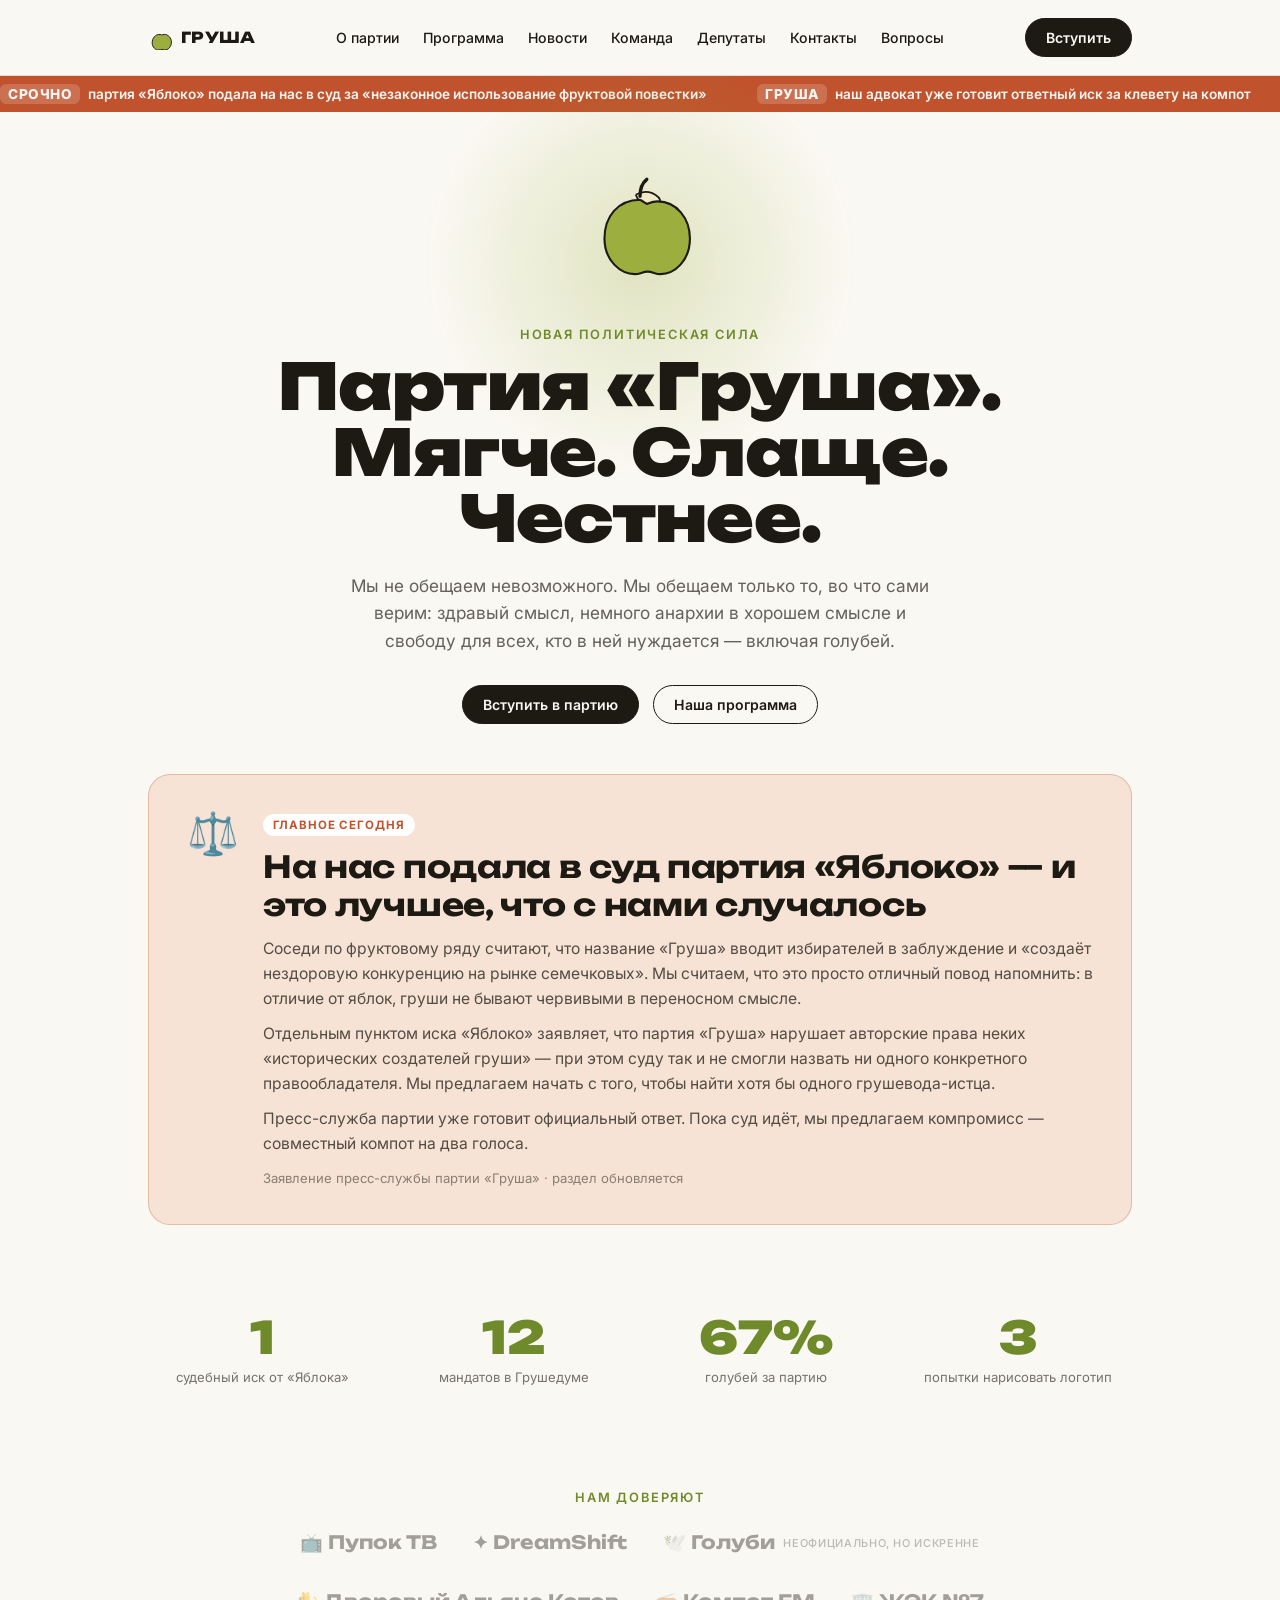
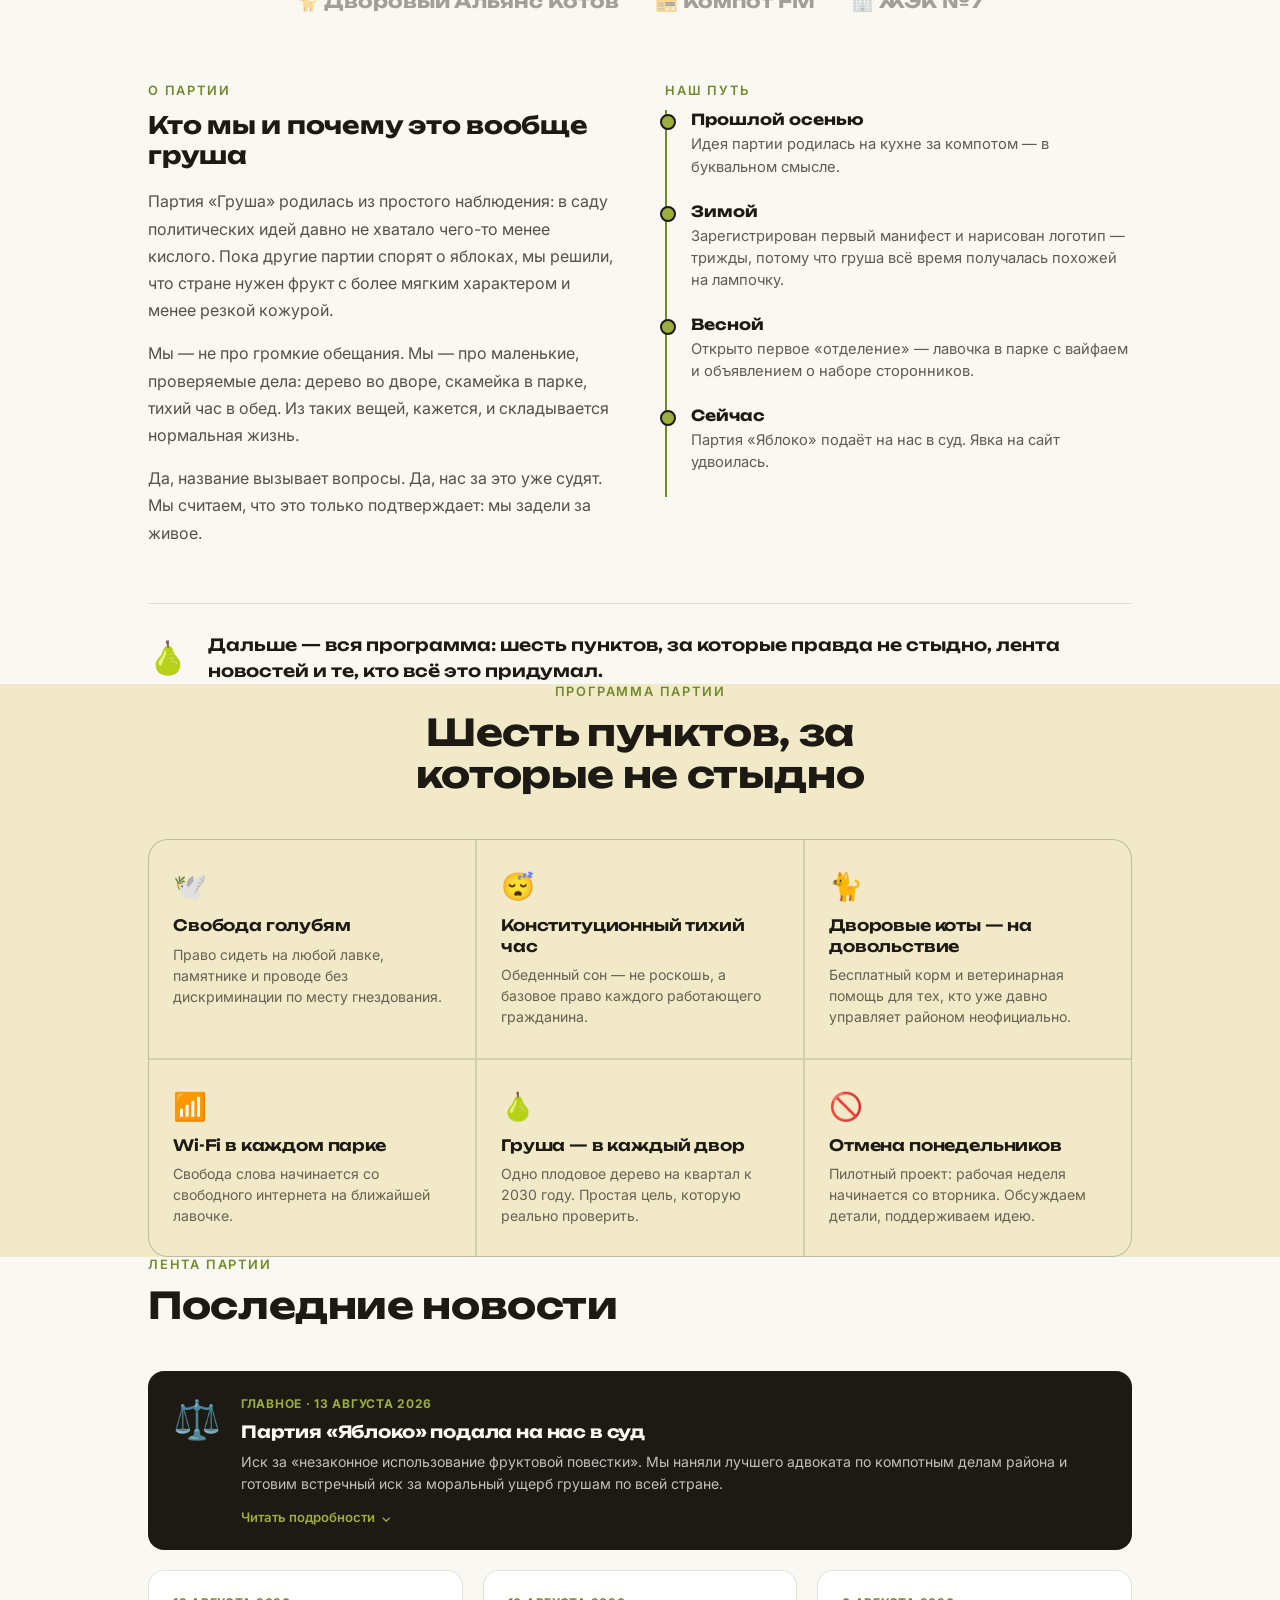
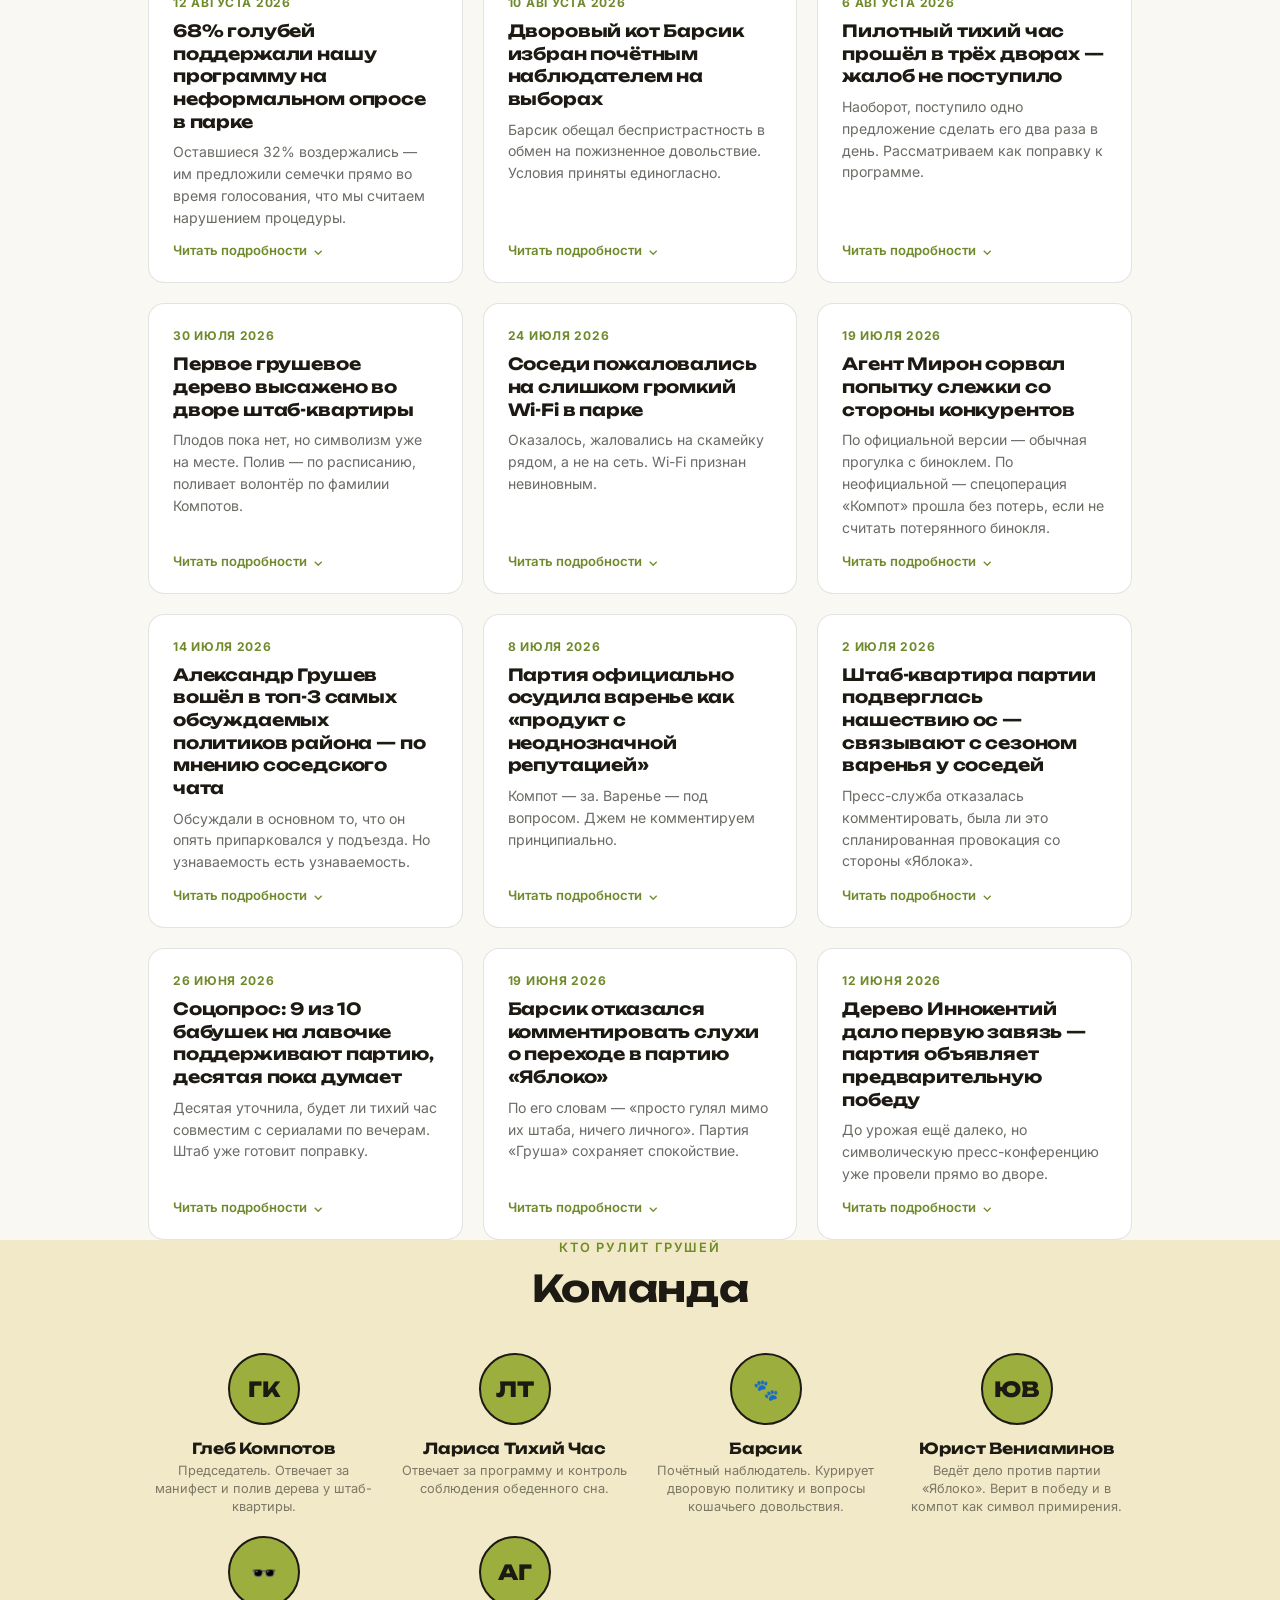
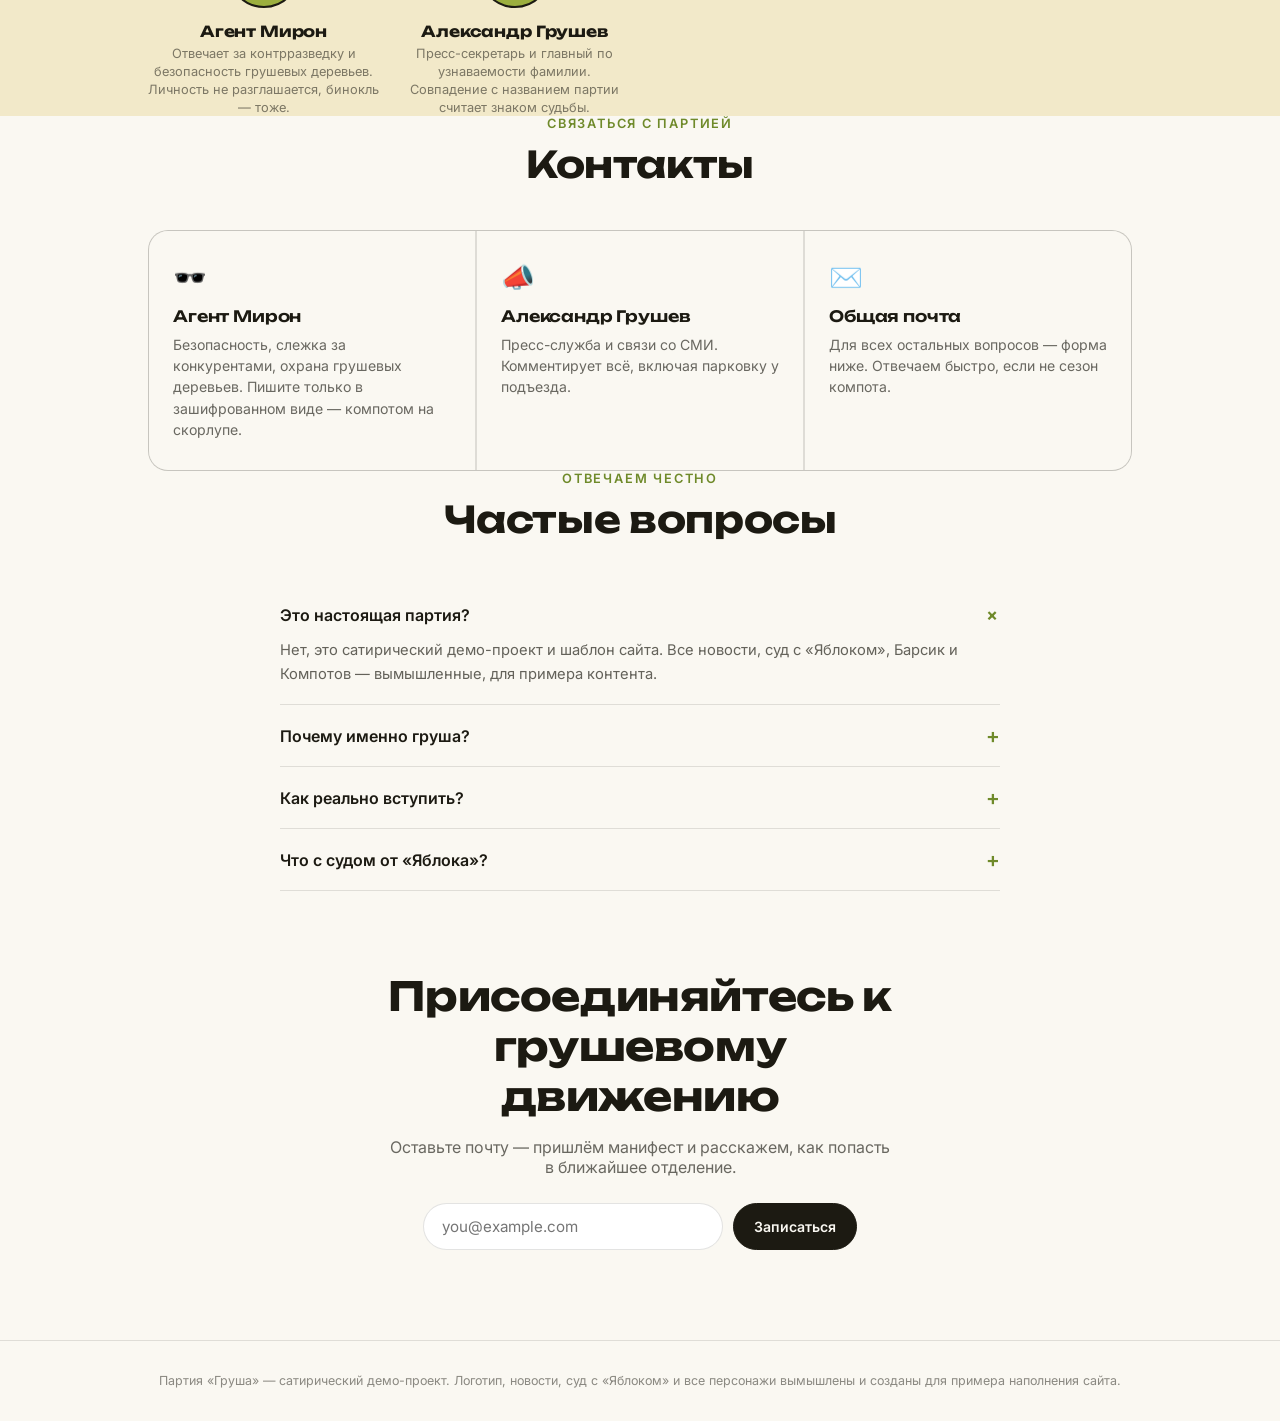
<file: index.html>
<!DOCTYPE html>
<html lang="ru">
<head>
<meta charset="UTF-8">
<meta name="viewport" content="width=device-width, initial-scale=1.0">
<title>ГРУША — партия здравого смысла и голубиных свобод</title>
<link rel="preconnect" href="https://fonts.googleapis.com">
<link rel="preconnect" href="https://fonts.gstatic.com" crossorigin>
<link href="https://fonts.googleapis.com/css2?family=Unbounded:wght@400;600;800;900&family=Inter:wght@400;500;600&display=swap" rel="stylesheet">
<link rel="stylesheet" href="styles.css">
</head>
<body>

<header>
  <nav class="nav">
    <a href="#" class="brand" aria-label="Груша — на главную">
      <svg viewBox="0 0 40 40" aria-hidden="true">
        <path d="M20 14c-8 0-13 6-13 14 0 8 6 12 11 12 2 0 3-1 5-1s3 1 5 1c5 0 11-5 11-13 0-7-5-13-12-13-2 0-3 .5-4 1-1-.5-2-1-3-1z" fill="#9CAF3E" stroke="#1C1A12" stroke-width="1.6"/>
      </svg>
      ГРУША
    </a>
    <ul class="navlinks">
      <li><a href="#about">О партии</a></li>
      <li><a href="#principles">Программа</a></li>
      <li><a href="#news">Новости</a></li>
      <li><a href="#team">Команда</a></li>
      <li><a href="deputaty.html">Депутаты</a></li>
      <li><a href="#contacts">Контакты</a></li>
      <li><a href="#faq">Вопросы</a></li>
    </ul>
    <a href="#join" class="btn">Вступить</a>
    <button class="navtoggle" aria-label="Меню"><span></span><span></span><span></span></button>
  </nav>
</header>

<div class="breaking">
  <div class="breaking-track">
    <span><b>СРОЧНО</b>партия «Яблоко» подала на нас в суд за «незаконное использование фруктовой повестки»</span>
    <span><b>ГРУША</b>наш адвокат уже готовит ответный иск за клевету на компот</span>
    <span><b>ОПРОС</b>68% голубей поддерживают партию «Груша» на местных выборах</span>
    <span><b>СРОЧНО</b>партия «Яблоко» подала на нас в суд за «незаконное использование фруктовой повестки»</span>
    <span><b>ГРУША</b>наш адвокат уже готовит ответный иск за клевету на компот</span>
    <span><b>ОПРОС</b>68% голубей поддерживают партию «Груша» на местных выборах</span>
  </div>
</div>

<section class="hero">
  <div class="hero-blob" aria-hidden="true"></div>
  <div class="wrap">
    <svg class="pear-mark" viewBox="0 0 130 150" aria-hidden="true">
      <path class="pear-leaf" d="M60 22c14-8 28 0 30 10-12 8-26 2-30-10z"></path>
      <path class="pear-stem" d="M65 24c0-10 3-16 8-20"></path>
      <path class="pear-body" d="M65 28c-26 0-42 20-42 46 0 26 19 42 36 42 6 0 9-3 15-3s9 3 15 3c17 0 35-16 35-42 0-24-16-44-38-44-6 0-9 1.5-13 3-3-1.5-4-3-8-5z"></path>
    </svg>
    <p class="eyebrow" style="text-align:center;">Новая политическая сила</p>
    <h1>Партия «Груша».<br>Мягче. Слаще. Честнее.</h1>
    <p class="lede">Мы не обещаем невозможного. Мы обещаем только то, во что сами верим: здравый смысл, немного анархии в хорошем смысле и свободу для всех, кто в ней нуждается — включая голубей.</p>
    <div class="ctas">
      <a href="#join" class="btn">Вступить в партию</a>
      <a href="#principles" class="btn ghost">Наша программа</a>
    </div>
  </div>
</section>

<section class="featured">
  <div class="wrap reveal">
    <div class="featured-card">
      <div class="icon">⚖️</div>
      <div>
        <span class="tag">Главное сегодня</span>
        <h2>На нас подала в суд партия «Яблоко» — и это лучшее, что с нами случалось</h2>
        <p>Соседи по фруктовому ряду считают, что название «Груша» вводит избирателей в заблуждение и «создаёт нездоровую конкуренцию на рынке семечковых». Мы считаем, что это просто отличный повод напомнить: в отличие от яблок, груши не бывают червивыми в переносном смысле.</p>
        <p>Отдельным пунктом иска «Яблоко» заявляет, что партия «Груша» нарушает авторские права неких «исторических создателей груши» — при этом суду так и не смогли назвать ни одного конкретного правообладателя. Мы предлагаем начать с того, чтобы найти хотя бы одного грушевода-истца.</p>
        <p>Пресс-служба партии уже готовит официальный ответ. Пока суд идёт, мы предлагаем компромисс — совместный компот на два голоса.</p>
        <div class="meta">Заявление пресс-службы партии «Груша» · раздел обновляется</div>
      </div>
    </div>
  </div>
</section>

<section class="stats">
  <div class="wrap reveal">
    <div class="stat-item">
      <div class="stat-num"><span data-count="1">0</span></div>
      <div class="stat-lbl">судебный иск от «Яблока»</div>
    </div>
    <div class="stat-item">
      <div class="stat-num"><span data-count="12">0</span></div>
      <div class="stat-lbl">мандатов в Грушедуме</div>
    </div>
    <div class="stat-item">
      <div class="stat-num"><span data-count="68" data-suffix="%">0</span></div>
      <div class="stat-lbl">голубей за партию</div>
    </div>
    <div class="stat-item">
      <div class="stat-num"><span data-count="3">0</span></div>
      <div class="stat-lbl">попытки нарисовать логотип</div>
    </div>
  </div>
</section>

<section class="trustbar">
  <div class="wrap reveal">
    <span class="eyebrow" style="text-align:center;">Нам доверяют</span>
    <div class="trust-row">
      <div class="trust-item">📺 Пупок ТВ</div>
      <div class="trust-item">✦ DreamShift</div>
      <div class="trust-item">🕊️ Голуби<small>неофициально, но искренне</small></div>
      <div class="trust-item">🐈 Дворовый Альянс Котов</div>
      <div class="trust-item">📻 Компот FM</div>
      <div class="trust-item">🏢 ЖЭК №7</div>
    </div>
  </div>
</section>

<section class="block" id="about">
  <div class="wrap">
    <div class="about-grid">
      <div class="reveal">
        <span class="eyebrow">О партии</span>
        <h2 style="margin-bottom:18px;">Кто мы и почему это вообще груша</h2>
        <p>Партия «Груша» родилась из простого наблюдения: в саду политических идей давно не хватало чего-то менее кислого. Пока другие партии спорят о яблоках, мы решили, что стране нужен фрукт с более мягким характером и менее резкой кожурой.</p>
        <p>Мы — не про громкие обещания. Мы — про маленькие, проверяемые дела: дерево во дворе, скамейка в парке, тихий час в обед. Из таких вещей, кажется, и складывается нормальная жизнь.</p>
        <p>Да, название вызывает вопросы. Да, нас за это уже судят. Мы считаем, что это только подтверждает: мы задели за живое.</p>
      </div>
      <div class="reveal">
        <span class="eyebrow">Наш путь</span>
        <ul class="timeline">
          <li><span class="yr">Прошлой осенью</span><p>Идея партии родилась на кухне за компотом — в буквальном смысле.</p></li>
          <li><span class="yr">Зимой</span><p>Зарегистрирован первый манифест и нарисован логотип — трижды, потому что груша всё время получалась похожей на лампочку.</p></li>
          <li><span class="yr">Весной</span><p>Открыто первое «отделение» — лавочка в парке с вайфаем и объявлением о наборе сторонников.</p></li>
          <li><span class="yr">Сейчас</span><p>Партия «Яблоко» подаёт на нас в суд. Явка на сайт удвоилась.</p></li>
        </ul>
      </div>
    </div>
    <div class="about-close reveal">
      <span class="badge">🍐</span>
      <p>Дальше — вся программа: шесть пунктов, за которые правда не стыдно, лента новостей и те, кто всё это придумал.</p>
    </div>
  </div>
</section>

<section class="block alt" id="principles">
  <div class="wrap">
    <div class="head center reveal">
      <span class="eyebrow">Программа партии</span>
      <h2>Шесть пунктов, за которые не стыдно</h2>
    </div>
    <div class="grid3 reveal">
      <div class="card">
        <span class="emoji">🕊️</span>
        <h3>Свобода голубям</h3>
        <p>Право сидеть на любой лавке, памятнике и проводе без дискриминации по месту гнездования.</p>
      </div>
      <div class="card">
        <span class="emoji">😴</span>
        <h3>Конституционный тихий час</h3>
        <p>Обеденный сон — не роскошь, а базовое право каждого работающего гражданина.</p>
      </div>
      <div class="card">
        <span class="emoji">🐈</span>
        <h3>Дворовые коты — на довольствие</h3>
        <p>Бесплатный корм и ветеринарная помощь для тех, кто уже давно управляет районом неофициально.</p>
      </div>
      <div class="card">
        <span class="emoji">📶</span>
        <h3>Wi-Fi в каждом парке</h3>
        <p>Свобода слова начинается со свободного интернета на ближайшей лавочке.</p>
      </div>
      <div class="card">
        <span class="emoji">🍐</span>
        <h3>Груша — в каждый двор</h3>
        <p>Одно плодовое дерево на квартал к 2030 году. Простая цель, которую реально проверить.</p>
      </div>
      <div class="card">
        <span class="emoji">🚫</span>
        <h3>Отмена понедельников</h3>
        <p>Пилотный проект: рабочая неделя начинается со вторника. Обсуждаем детали, поддерживаем идею.</p>
      </div>
    </div>
  </div>
</section>

<section class="block" id="news">
  <div class="wrap">
    <div class="head reveal">
      <span class="eyebrow">Лента партии</span>
      <h2>Последние новости</h2>
    </div>
    <div class="news-grid reveal" id="newsGrid">
      <p style="padding:20px;color:rgba(28,26,18,0.5)">Загружаем ленту партии…</p>
    </div>
  </div>
</section>

<section class="block alt" id="team">
  <div class="wrap">
    <div class="head center reveal">
      <span class="eyebrow">Кто рулит грушей</span>
      <h2>Команда</h2>
    </div>
    <div class="team-grid reveal">
      <div class="person">
        <div class="avatar">ГК</div>
        <h3>Глеб Компотов</h3>
        <p>Председатель. Отвечает за манифест и полив дерева у штаб-квартиры.</p>
      </div>
      <div class="person">
        <div class="avatar">ЛТ</div>
        <h3>Лариса Тихий Час</h3>
        <p>Отвечает за программу и контроль соблюдения обеденного сна.</p>
      </div>
      <div class="person">
        <div class="avatar">🐾</div>
        <h3>Барсик</h3>
        <p>Почётный наблюдатель. Курирует дворовую политику и вопросы кошачьего довольствия.</p>
      </div>
      <div class="person">
        <div class="avatar">ЮВ</div>
        <h3>Юрист Вениаминов</h3>
        <p>Ведёт дело против партии «Яблоко». Верит в победу и в компот как символ примирения.</p>
      </div>
      <div class="person">
        <div class="avatar">🕶️</div>
        <h3>Агент Мирон</h3>
        <p>Отвечает за контрразведку и безопасность грушевых деревьев. Личность не разглашается, бинокль — тоже.</p>
      </div>
      <div class="person">
        <div class="avatar">АГ</div>
        <h3>Александр Грушев</h3>
        <p>Пресс-секретарь и главный по узнаваемости фамилии. Совпадение с названием партии считает знаком судьбы.</p>
      </div>
    </div>
  </div>
</section>

<section class="block" id="contacts">
  <div class="wrap">
    <div class="head center reveal">
      <span class="eyebrow">Связаться с партией</span>
      <h2>Контакты</h2>
    </div>
    <div class="grid3 reveal">
      <div class="card">
        <span class="emoji">🕶️</span>
        <h3>Агент Мирон</h3>
        <p>Безопасность, слежка за конкурентами, охрана грушевых деревьев. Пишите только в зашифрованном виде — компотом на скорлупе.</p>
      </div>
      <div class="card">
        <span class="emoji">📣</span>
        <h3>Александр Грушев</h3>
        <p>Пресс-служба и связи со СМИ. Комментирует всё, включая парковку у подъезда.</p>
      </div>
      <div class="card">
        <span class="emoji">✉️</span>
        <h3>Общая почта</h3>
        <p>Для всех остальных вопросов — форма ниже. Отвечаем быстро, если не сезон компота.</p>
      </div>
    </div>
  </div>
</section>

<section class="block" id="faq">
  <div class="wrap">
    <div class="head center reveal">
      <span class="eyebrow">Отвечаем честно</span>
      <h2>Частые вопросы</h2>
    </div>
    <div class="faq reveal">
      <details open>
        <summary>Это настоящая партия?</summary>
        <p>Нет, это сатирический демо-проект и шаблон сайта. Все новости, суд с «Яблоком», Барсик и Компотов — вымышленные, для примера контента.</p>
      </details>
      <details>
        <summary>Почему именно груша?</summary>
        <p>Потому что все остальные фрукты были заняты, а груша оказалась достаточно смешной и достаточно доброй одновременно.</p>
      </details>
      <details>
        <summary>Как реально вступить?</summary>
        <p>Никак — сайт демонстрационный. Но форма ниже работает как шаблон: подключите её к своей рассылке или CRM, и она заработает по-настоящему.</p>
      </details>
      <details>
        <summary>Что с судом от «Яблока»?</summary>
        <p>Это шутка в рамках сюжета сайта, а не заявление о реальном юридическом споре. Никакого настоящего иска не существует.</p>
      </details>
    </div>
  </div>
</section>

<section class="join" id="join">
  <div class="wrap">
    <h2>Присоединяйтесь к грушевому движению</h2>
    <p>Оставьте почту — пришлём манифест и расскажем, как попасть в ближайшее отделение.</p>
    <form class="joinform" onsubmit="return false;">
      <input type="email" placeholder="you@example.com" required aria-label="Электронная почта">
      <button class="btn" type="submit">Записаться</button>
    </form>
  </div>
</section>

<footer>
  <p>Партия «Груша» — сатирический демо-проект. Логотип, новости, суд с «Яблоком» и все персонажи вымышлены и созданы для примера наполнения сайта.</p>
</footer>

<script src="js/site.js" defer></script>

</body>
</html>
</file>
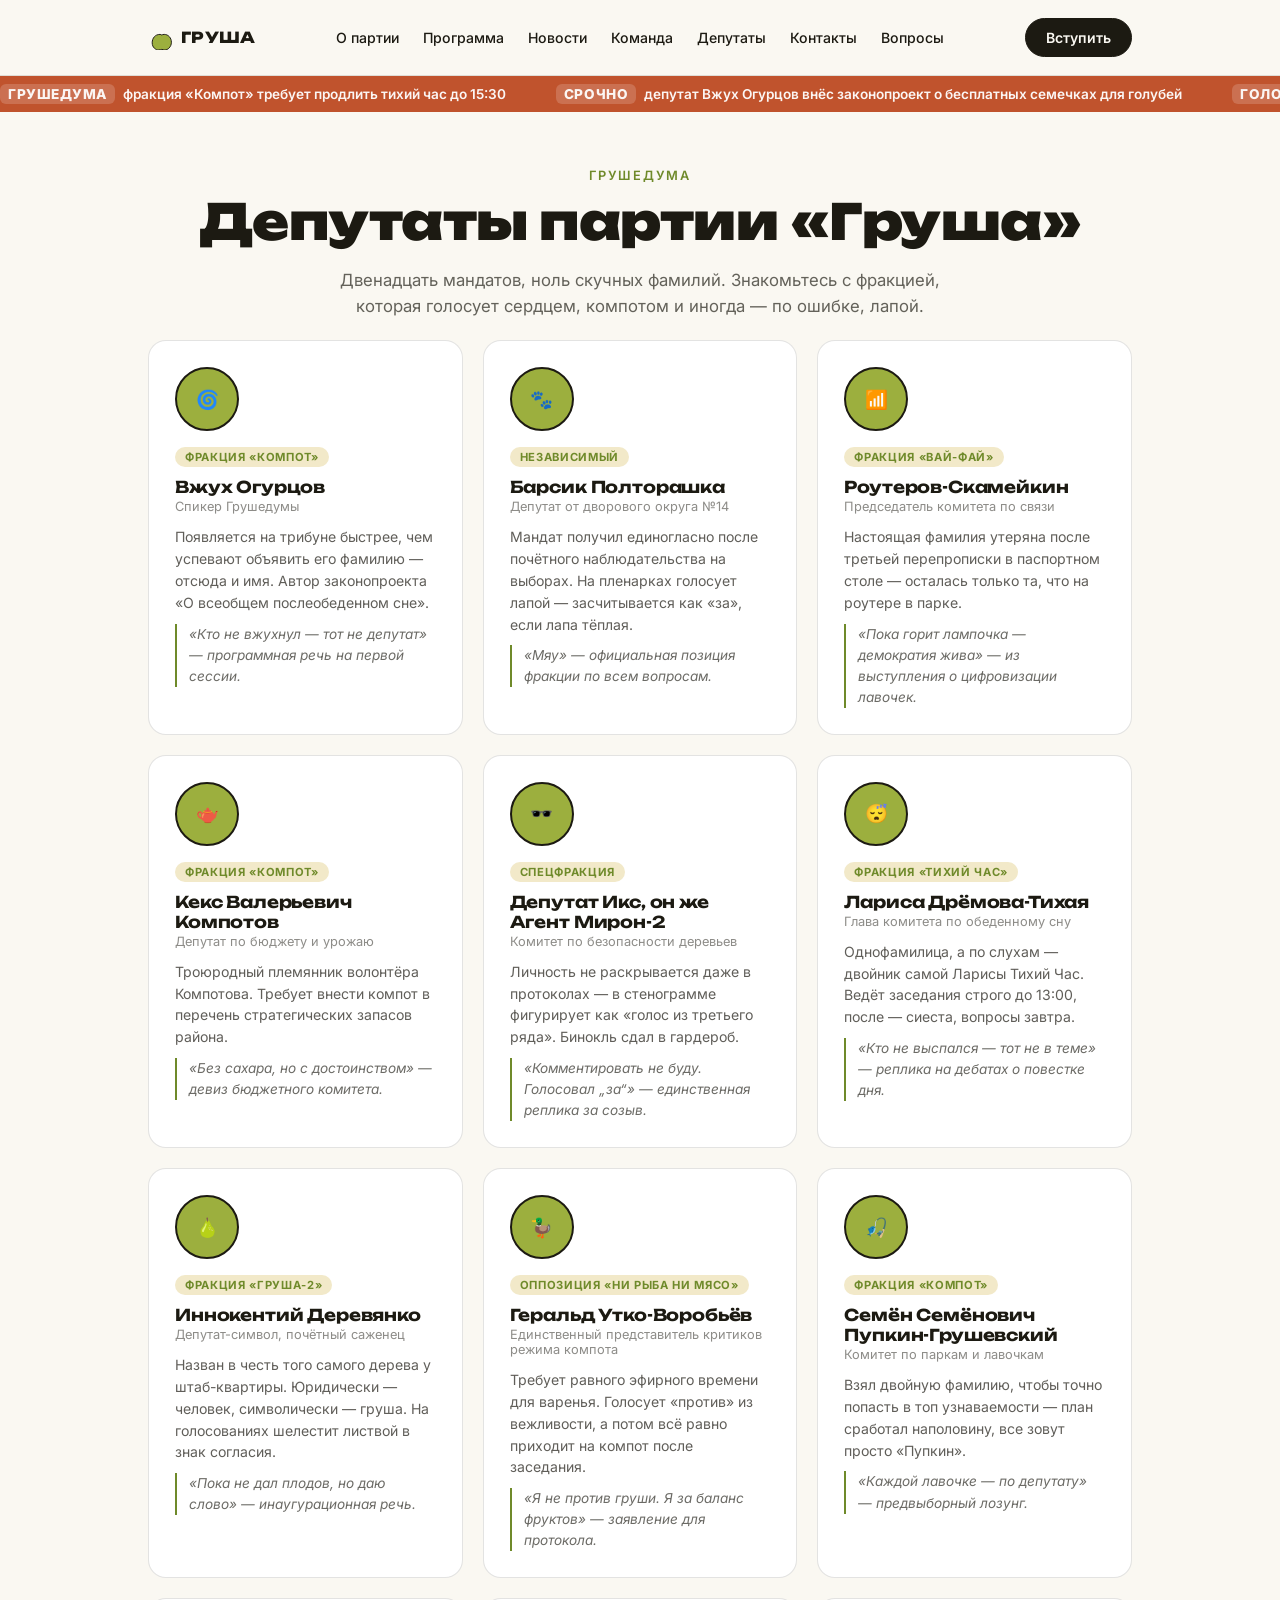
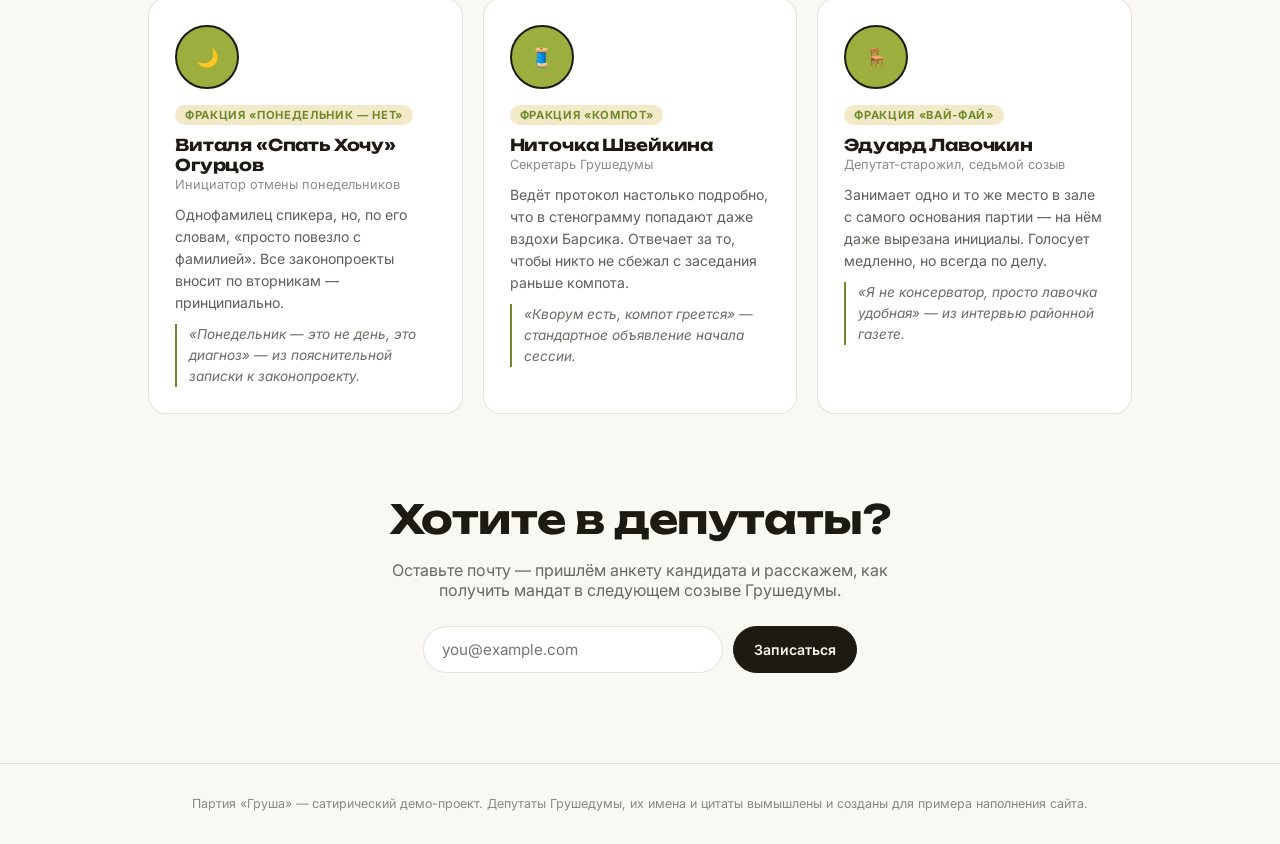
<file: deputaty.html>
<!DOCTYPE html>
<html lang="ru">
<head>
<meta charset="UTF-8">
<meta name="viewport" content="width=device-width, initial-scale=1.0">
<title>Депутаты — партия «Груша»</title>
<link rel="preconnect" href="https://fonts.googleapis.com">
<link rel="preconnect" href="https://fonts.gstatic.com" crossorigin>
<link href="https://fonts.googleapis.com/css2?family=Unbounded:wght@400;600;800;900&family=Inter:wght@400;500;600&display=swap" rel="stylesheet">
<link rel="stylesheet" href="styles.css">
</head>
<body>

<header>
  <nav class="nav">
    <a href="index.html" class="brand" aria-label="Груша — на главную">
      <svg viewBox="0 0 40 40" aria-hidden="true">
        <path d="M20 14c-8 0-13 6-13 14 0 8 6 12 11 12 2 0 3-1 5-1s3 1 5 1c5 0 11-5 11-13 0-7-5-13-12-13-2 0-3 .5-4 1-1-.5-2-1-3-1z" fill="#9CAF3E" stroke="#1C1A12" stroke-width="1.6"/>
      </svg>
      ГРУША
    </a>
    <ul class="navlinks">
      <li><a href="index.html#about">О партии</a></li>
      <li><a href="index.html#principles">Программа</a></li>
      <li><a href="index.html#news">Новости</a></li>
      <li><a href="index.html#team">Команда</a></li>
      <li><a href="deputaty.html">Депутаты</a></li>
      <li><a href="index.html#contacts">Контакты</a></li>
      <li><a href="index.html#faq">Вопросы</a></li>
    </ul>
    <a href="index.html#join" class="btn">Вступить</a>
    <button class="navtoggle" aria-label="Меню"><span></span><span></span><span></span></button>
  </nav>
</header>

<div class="breaking">
  <div class="breaking-track">
    <span><b>ГРУШЕДУМА</b>фракция «Компот» требует продлить тихий час до 15:30</span>
    <span><b>СРОЧНО</b>депутат Вжух Огурцов внёс законопроект о бесплатных семечках для голубей</span>
    <span><b>ГОЛОСОВАНИЕ</b>Барсик Полторашка снова не явился на пленарку — спал на подоконнике</span>
    <span><b>ГРУШЕДУМА</b>фракция «Компот» требует продлить тихий час до 15:30</span>
    <span><b>СРОЧНО</b>депутат Вжух Огурцов внёс законопроект о бесплатных семечках для голубей</span>
    <span><b>ГОЛОСОВАНИЕ</b>Барсик Полторашка снова не явился на пленарку — спал на подоконнике</span>
  </div>
</div>

<section class="page-hero">
  <div class="wrap">
    <span class="eyebrow">Грушедума</span>
    <h1>Депутаты партии «Груша»</h1>
    <p class="lede">Двенадцать мандатов, ноль скучных фамилий. Знакомьтесь с фракцией, которая голосует сердцем, компотом и иногда — по ошибке, лапой.</p>
  </div>
</section>

<section class="block" id="deputies">
  <div class="wrap">
    <div class="deputy-grid reveal">

      <div class="deputy-card">
        <div class="avatar">🌀</div>
        <span class="faction">Фракция «Компот»</span>
        <h3>Вжух Огурцов</h3>
        <span class="role">Спикер Грушедумы</span>
        <p>Появляется на трибуне быстрее, чем успевают объявить его фамилию — отсюда и имя. Автор законопроекта «О всеобщем послеобеденном сне».</p>
        <p class="quote">«Кто не вжухнул — тот не депутат» — программная речь на первой сессии.</p>
      </div>

      <div class="deputy-card">
        <div class="avatar">🐾</div>
        <span class="faction">Независимый</span>
        <h3>Барсик Полторашка</h3>
        <span class="role">Депутат от дворового округа №14</span>
        <p>Мандат получил единогласно после почётного наблюдательства на выборах. На пленарках голосует лапой — засчитывается как «за», если лапа тёплая.</p>
        <p class="quote">«Мяу» — официальная позиция фракции по всем вопросам.</p>
      </div>

      <div class="deputy-card">
        <div class="avatar">📶</div>
        <span class="faction">Фракция «Вай-Фай»</span>
        <h3>Роутеров-Скамейкин</h3>
        <span class="role">Председатель комитета по связи</span>
        <p>Настоящая фамилия утеряна после третьей перепрописки в паспортном столе — осталась только та, что на роутере в парке.</p>
        <p class="quote">«Пока горит лампочка — демократия жива» — из выступления о цифровизации лавочек.</p>
      </div>

      <div class="deputy-card">
        <div class="avatar">🫖</div>
        <span class="faction">Фракция «Компот»</span>
        <h3>Кекс Валерьевич Компотов</h3>
        <span class="role">Депутат по бюджету и урожаю</span>
        <p>Троюродный племянник волонтёра Компотова. Требует внести компот в перечень стратегических запасов района.</p>
        <p class="quote">«Без сахара, но с достоинством» — девиз бюджетного комитета.</p>
      </div>

      <div class="deputy-card">
        <div class="avatar">🕶️</div>
        <span class="faction">Спецфракция</span>
        <h3>Депутат Икс, он же Агент Мирон-2</h3>
        <span class="role">Комитет по безопасности деревьев</span>
        <p>Личность не раскрывается даже в протоколах — в стенограмме фигурирует как «голос из третьего ряда». Бинокль сдал в гардероб.</p>
        <p class="quote">«Комментировать не буду. Голосовал „за“» — единственная реплика за созыв.</p>
      </div>

      <div class="deputy-card">
        <div class="avatar">😴</div>
        <span class="faction">Фракция «Тихий час»</span>
        <h3>Лариса Дрёмова-Тихая</h3>
        <span class="role">Глава комитета по обеденному сну</span>
        <p>Однофамилица, а по слухам — двойник самой Ларисы Тихий Час. Ведёт заседания строго до 13:00, после — сиеста, вопросы завтра.</p>
        <p class="quote">«Кто не выспался — тот не в теме» — реплика на дебатах о повестке дня.</p>
      </div>

      <div class="deputy-card">
        <div class="avatar">🍐</div>
        <span class="faction">Фракция «Груша-2»</span>
        <h3>Иннокентий Деревянко</h3>
        <span class="role">Депутат-символ, почётный саженец</span>
        <p>Назван в честь того самого дерева у штаб-квартиры. Юридически — человек, символически — груша. На голосованиях шелестит листвой в знак согласия.</p>
        <p class="quote">«Пока не дал плодов, но даю слово» — инаугурационная речь.</p>
      </div>

      <div class="deputy-card">
        <div class="avatar">🦆</div>
        <span class="faction">Оппозиция «Ни рыба ни мясо»</span>
        <h3>Геральд Утко-Воробьёв</h3>
        <span class="role">Единственный представитель критиков режима компота</span>
        <p>Требует равного эфирного времени для варенья. Голосует «против» из вежливости, а потом всё равно приходит на компот после заседания.</p>
        <p class="quote">«Я не против груши. Я за баланс фруктов» — заявление для протокола.</p>
      </div>

      <div class="deputy-card">
        <div class="avatar">🎣</div>
        <span class="faction">Фракция «Компот»</span>
        <h3>Семён Семёнович Пупкин-Грушевский</h3>
        <span class="role">Комитет по паркам и лавочкам</span>
        <p>Взял двойную фамилию, чтобы точно попасть в топ узнаваемости — план сработал наполовину, все зовут просто «Пупкин».</p>
        <p class="quote">«Каждой лавочке — по депутату» — предвыборный лозунг.</p>
      </div>

      <div class="deputy-card">
        <div class="avatar">🌙</div>
        <span class="faction">Фракция «Понедельник — нет»</span>
        <h3>Виталя «Спать Хочу» Огурцов</h3>
        <span class="role">Инициатор отмены понедельников</span>
        <p>Однофамилец спикера, но, по его словам, «просто повезло с фамилией». Все законопроекты вносит по вторникам — принципиально.</p>
        <p class="quote">«Понедельник — это не день, это диагноз» — из пояснительной записки к законопроекту.</p>
      </div>

      <div class="deputy-card">
        <div class="avatar">🧵</div>
        <span class="faction">Фракция «Компот»</span>
        <h3>Ниточка Швейкина</h3>
        <span class="role">Секретарь Грушедумы</span>
        <p>Ведёт протокол настолько подробно, что в стенограмму попадают даже вздохи Барсика. Отвечает за то, чтобы никто не сбежал с заседания раньше компота.</p>
        <p class="quote">«Кворум есть, компот греется» — стандартное объявление начала сессии.</p>
      </div>

      <div class="deputy-card">
        <div class="avatar">🪑</div>
        <span class="faction">Фракция «Вай-Фай»</span>
        <h3>Эдуард Лавочкин</h3>
        <span class="role">Депутат-старожил, седьмой созыв</span>
        <p>Занимает одно и то же место в зале с самого основания партии — на нём даже вырезана инициалы. Голосует медленно, но всегда по делу.</p>
        <p class="quote">«Я не консерватор, просто лавочка удобная» — из интервью районной газете.</p>
      </div>

    </div>
  </div>
</section>

<section class="join" id="join">
  <div class="wrap">
    <h2>Хотите в депутаты?</h2>
    <p>Оставьте почту — пришлём анкету кандидата и расскажем, как получить мандат в следующем созыве Грушедумы.</p>
    <form class="joinform" onsubmit="return false;">
      <input type="email" placeholder="you@example.com" required aria-label="Электронная почта">
      <button class="btn" type="submit">Записаться</button>
    </form>
  </div>
</section>

<footer>
  <p>Партия «Груша» — сатирический демо-проект. Депутаты Грушедумы, их имена и цитаты вымышлены и созданы для примера наполнения сайта.</p>
</footer>

<script src="js/site.js" defer></script>

</body>
</html>
</file>
<file: styles.css>
:root{
  --paper:#FAF8F2;
  --ink:#1C1A12;
  --pear:#9CAF3E;
  --pear-deep:#6F8A2A;
  --blush:#F2E9C9;
  --alert:#C0532D;
  --alert-bg:#F7E3D6;
  --line:rgba(28,26,18,0.12);
}
*{box-sizing:border-box;}
body{
  margin:0;
  background:var(--paper);
  color:var(--ink);
  font-family:'Inter',sans-serif;
  -webkit-font-smoothing:antialiased;
  overflow-x:hidden;
  opacity:0;
  transition:opacity .4s ease;
}
body.loaded{opacity:1;}
h1,h2,h3,.display{
  font-family:'Unbounded',sans-serif;
  margin:0;
  letter-spacing:-0.01em;
}
a{color:inherit;text-decoration:none;}
img,svg{display:block;max-width:100%;}
.wrap{max-width:1040px;margin:0 auto;padding:0 28px;}
:focus-visible{outline:3px solid var(--pear-deep);outline-offset:3px;}
.eyebrow{
  font-weight:600;font-size:0.8rem;letter-spacing:0.14em;text-transform:uppercase;
  color:var(--pear-deep);margin-bottom:12px;display:block;
}

header{
  position:sticky;top:0;z-index:100;
  background:rgba(250,248,242,0.9);
  backdrop-filter:blur(8px);
  border-bottom:1px solid var(--line);
}
.nav{
  max-width:1040px;margin:0 auto;padding:18px 28px;
  display:flex;align-items:center;justify-content:space-between;
  gap:20px;
}
.brand{
  display:flex;align-items:center;gap:9px;
  font-family:'Unbounded',sans-serif;font-weight:800;font-size:0.95rem;
  letter-spacing:0.02em;
}
.brand svg{width:24px;height:24px;}
.navlinks{
  display:flex;gap:24px;font-size:0.88rem;font-weight:500;
  list-style:none;margin:0;padding:0;
}
.navlinks a{position:relative;padding-bottom:3px;}
.navlinks a::after{
  content:"";position:absolute;left:0;bottom:0;width:0;height:2px;
  background:var(--pear-deep);transition:width .2s ease;
}
.navlinks a:hover::after{width:100%;}
.btn{
  font-family:'Inter',sans-serif;font-weight:600;font-size:0.88rem;
  padding:10px 20px;border-radius:100px;
  border:1.5px solid var(--ink);background:var(--ink);color:var(--paper);
  cursor:pointer;transition:transform .2s ease, background .2s ease;
  display:inline-block;white-space:nowrap;
}
.btn:hover{background:var(--pear-deep);border-color:var(--pear-deep);transform:translateY(-2px);}
.btn.ghost{background:transparent;color:var(--ink);}
.btn.ghost:hover{background:var(--ink);color:var(--paper);}
.navtoggle{display:none;background:none;border:none;cursor:pointer;}
.navtoggle span{display:block;width:22px;height:2px;background:var(--ink);margin:5px 0;}

.breaking{
  background:var(--alert);color:#fff;
  overflow:hidden;padding:10px 0;
  font-family:'Inter',sans-serif;font-weight:600;font-size:0.85rem;
}
.breaking-track{
  display:flex;width:max-content;gap:50px;
  animation:scrollx 22s linear infinite;
  white-space:nowrap;
}
.breaking-track span{opacity:.95;}
.breaking-track b{
  background:rgba(255,255,255,0.18);
  padding:2px 8px;border-radius:6px;margin-right:8px;
  font-weight:800;letter-spacing:0.04em;
}
@keyframes scrollx{from{transform:translateX(0);}to{transform:translateX(-50%);}}

.hero{padding:64px 0 50px;text-align:center;position:relative;}
.hero-blob{
  position:absolute;top:-60px;left:50%;
  width:420px;height:420px;
  transform:translateX(-50%);
  background:radial-gradient(circle, rgba(156,175,62,0.28) 0%, rgba(156,175,62,0) 70%);
  border-radius:50%;
  filter:blur(10px);
  animation:blobfloat 8s ease-in-out infinite;
  pointer-events:none;
  z-index:0;
}
@keyframes blobfloat{
  0%,100%{transform:translateX(-50%) translateY(0) scale(1);}
  50%{transform:translateX(-46%) translateY(18px) scale(1.08);}
}
.hero .wrap{position:relative;z-index:1;}
.pear-mark{width:110px;margin:0 auto 24px;}
.pear-body{
  fill:var(--pear);stroke:var(--ink);stroke-width:2.5;
  stroke-dasharray:900;stroke-dashoffset:900;
  animation:draw 1.3s cubic-bezier(.2,.8,.2,1) forwards .2s;
}
.pear-stem{
  stroke:var(--ink);stroke-width:4;stroke-linecap:round;fill:none;
  stroke-dasharray:40;stroke-dashoffset:40;
  animation:draw .5s ease forwards 1.1s;
}
.pear-leaf{
  fill:var(--blush);stroke:var(--ink);stroke-width:2;
  stroke-dasharray:120;stroke-dashoffset:120;
  animation:draw .5s ease forwards 1.3s, sway 4s ease-in-out infinite 1.9s;
  transform-origin:66px 20px;
}
@keyframes draw{to{stroke-dashoffset:0;}}
@keyframes sway{0%,100%{transform:rotate(0);}50%{transform:rotate(10deg);}}
.hero h1{
  font-size:clamp(2.2rem,6.5vw,4rem);
  line-height:1.03;font-weight:900;
}
.hero p.lede{
  font-size:1.08rem;line-height:1.6;color:rgba(28,26,18,0.68);
  max-width:54ch;margin:20px auto 30px;
}
.ctas{display:flex;gap:14px;justify-content:center;flex-wrap:wrap;}

.stats{padding:10px 0 60px;}
.stats .wrap{
  display:grid;grid-template-columns:repeat(4,1fr);gap:24px;
  text-align:center;
}
.stat-num{
  font-family:'Unbounded',sans-serif;font-weight:900;
  font-size:clamp(2rem,4.5vw,2.8rem);color:var(--pear-deep);
  line-height:1;
}
.stat-lbl{
  font-size:0.82rem;color:rgba(28,26,18,0.6);margin-top:8px;
  line-height:1.4;
}

.featured{padding:0 0 80px;}
.featured-card{
  background:var(--alert-bg);
  border:1.5px solid rgba(192,83,45,0.3);
  border-radius:22px;
  padding:38px;
  display:grid;
  grid-template-columns:auto 1fr;
  gap:24px;
  align-items:flex-start;
}
.featured-card .icon{font-size:2.6rem;line-height:1;}
.featured-card .tag{
  display:inline-block;font-size:0.72rem;font-weight:700;letter-spacing:0.08em;
  text-transform:uppercase;color:var(--alert);background:#fff;
  padding:4px 10px;border-radius:100px;margin-bottom:12px;
}
.featured-card h2{font-size:clamp(1.4rem,3vw,1.9rem);line-height:1.25;margin-bottom:12px;}
.featured-card p{font-size:0.98rem;line-height:1.6;color:rgba(28,26,18,0.75);margin:0 0 10px;}
.featured-card .meta{font-size:0.82rem;color:rgba(28,26,18,0.5);margin-top:14px;}

.trustbar{padding:44px 0 70px;}
.trustbar .eyebrow{text-align:center;margin-bottom:26px;}
.trust-row{
  display:flex;flex-wrap:wrap;gap:36px;
  justify-content:center;align-items:center;
}
.trust-item{
  font-family:'Unbounded',sans-serif;font-weight:700;
  font-size:1.15rem;color:rgba(28,26,18,0.4);
  display:flex;align-items:center;gap:8px;
  transition:color .25s ease, transform .25s ease;
  cursor:default;
}
.trust-item:hover{color:var(--ink);transform:translateY(-2px);}
.trust-item .tick{font-size:0.9rem;}
.trust-item small{
  font-family:'Inter',sans-serif;font-weight:500;font-size:0.68rem;
  letter-spacing:0.06em;text-transform:uppercase;color:inherit;opacity:0.7;
  display:block;
}
.block.alt{background:var(--blush);}
.head{max-width:600px;margin-bottom:44px;}
.head.center{margin-left:auto;margin-right:auto;text-align:center;}
.head h2{font-size:clamp(1.7rem,4vw,2.3rem);line-height:1.15;}
.reveal{opacity:0;transform:translateY(20px);transition:opacity .6s ease, transform .6s ease;}
.reveal.in{opacity:1;transform:translateY(0);}
.grid3.in .card,
.news-grid.in .news-card,
.team-grid.in .person,
.deputy-grid.in .deputy-card{
  animation:stagger-in .55s ease backwards;
}
.grid3.in .card:nth-child(1),.news-grid.in .news-card:nth-child(1),.team-grid.in .person:nth-child(1),.deputy-grid.in .deputy-card:nth-child(1){animation-delay:.02s;}
.grid3.in .card:nth-child(2),.news-grid.in .news-card:nth-child(2),.team-grid.in .person:nth-child(2),.deputy-grid.in .deputy-card:nth-child(2){animation-delay:.08s;}
.grid3.in .card:nth-child(3),.news-grid.in .news-card:nth-child(3),.team-grid.in .person:nth-child(3),.deputy-grid.in .deputy-card:nth-child(3){animation-delay:.14s;}
.grid3.in .card:nth-child(4),.news-grid.in .news-card:nth-child(4),.team-grid.in .person:nth-child(4),.deputy-grid.in .deputy-card:nth-child(4){animation-delay:.20s;}
.grid3.in .card:nth-child(5),.news-grid.in .news-card:nth-child(5),.team-grid.in .person:nth-child(5),.deputy-grid.in .deputy-card:nth-child(5){animation-delay:.26s;}
.grid3.in .card:nth-child(6),.news-grid.in .news-card:nth-child(6),.team-grid.in .person:nth-child(6),.deputy-grid.in .deputy-card:nth-child(6){animation-delay:.32s;}
.grid3.in .card:nth-child(n+7),.news-grid.in .news-card:nth-child(n+7),.deputy-grid.in .deputy-card:nth-child(n+7){animation-delay:.38s;}
@keyframes stagger-in{
  from{opacity:0;transform:translateY(16px);}
  to{opacity:1;transform:translateY(0);}
}

.about-grid{
  display:grid;grid-template-columns:1fr 1fr;gap:50px;align-items:start;
  margin-bottom:40px;
}
.about-grid p{font-size:1rem;line-height:1.7;color:rgba(28,26,18,0.75);margin:0 0 16px;}
.about-close{
  border-top:1px solid var(--line);
  padding-top:28px;
  display:flex;align-items:center;gap:20px;flex-wrap:wrap;
}
.about-close .badge{
  font-size:2rem;flex-shrink:0;
}
.about-close p{
  margin:0;font-size:1.05rem;line-height:1.55;
  font-family:'Unbounded',sans-serif;font-weight:600;
  color:var(--ink);max-width:60ch;
}
.timeline{list-style:none;margin:0;padding:0;border-left:2px solid var(--pear-deep);}
.timeline li{padding:0 0 24px 24px;position:relative;}
.timeline li::before{
  content:"";position:absolute;left:-7px;top:4px;width:12px;height:12px;
  border-radius:50%;background:var(--pear);border:2px solid var(--ink);
}
.timeline .yr{font-family:'Unbounded',sans-serif;font-weight:700;font-size:0.95rem;display:block;margin-bottom:4px;}
.timeline p{margin:0;font-size:0.92rem;color:rgba(28,26,18,0.7);line-height:1.5;}

.grid3{
  display:grid;grid-template-columns:repeat(3,1fr);gap:2px;
  background:var(--line);border:1px solid var(--line);border-radius:20px;overflow:hidden;
}
.card{
  background:var(--paper);padding:30px 24px;
  transition:background .25s ease, transform .25s ease;
}
.card:hover{background:var(--blush);transform:translateY(-3px);}
.card .emoji{font-size:1.7rem;margin-bottom:12px;display:block;}
.card h3{font-family:'Unbounded',sans-serif;font-size:0.98rem;font-weight:600;margin-bottom:8px;line-height:1.3;}
.card p{font-size:0.88rem;line-height:1.5;color:rgba(28,26,18,0.65);margin:0;}
.block.alt .card{background:var(--blush);}
.block.alt .card:hover{background:#fff;}

.news-grid{
  display:grid;grid-template-columns:repeat(3,1fr);gap:20px;
}
.news-card{
  background:#fff;border:1px solid var(--line);border-radius:16px;
  padding:24px;transition:transform .25s ease, box-shadow .25s ease;
  display:flex;flex-direction:column;
  cursor:pointer;
}
.news-card:hover{transform:translateY(-5px);box-shadow:0 16px 30px rgba(28,26,18,0.08);}
.news-card.lead{
  grid-column:span 3;
  background:var(--ink);color:var(--paper);
  display:grid;grid-template-columns:auto 1fr;gap:20px;align-items:start;
}
.news-card.lead .emoji{font-size:2.4rem;}
.news-card.lead .date{color:var(--pear);}
.news-card.lead p{color:rgba(250,248,242,0.75);}
.news-card .date{
  font-size:0.75rem;font-weight:700;letter-spacing:0.06em;text-transform:uppercase;
  color:var(--pear-deep);margin-bottom:10px;
}
.news-card h3{font-size:1.05rem;line-height:1.35;margin-bottom:8px;}
.news-card p{font-size:0.88rem;line-height:1.55;color:rgba(28,26,18,0.65);margin:0;flex:1;}
.news-more{
  font-family:'Inter',sans-serif;font-weight:600;font-size:0.82rem;
  color:var(--pear-deep);margin-top:14px;display:flex;align-items:center;gap:6px;
}
.news-more .chev{transition:transform .25s ease;display:inline-block;}
.news-card.open .news-more .chev{transform:rotate(180deg);}
.news-card.lead .news-more{color:var(--pear);}
.news-extra{
  max-height:0;overflow:hidden;
  transition:max-height .35s ease, opacity .3s ease, margin-top .3s ease;
  opacity:0;
}
.news-card.open .news-extra{
  max-height:600px;opacity:1;margin-top:14px;
}
.news-extra p{margin:0 0 10px;font-size:0.87rem;}
.news-extra p:last-child{margin-bottom:0;}
.news-extra .quote{
  border-left:2px solid var(--pear-deep);padding-left:12px;
  font-style:italic;color:rgba(28,26,18,0.7);
}
.news-card.lead .news-extra .quote{border-color:var(--pear);color:rgba(250,248,242,0.8);}

.team-grid{
  display:grid;grid-template-columns:repeat(4,1fr);gap:20px;
}
.person{text-align:center;}
.avatar{
  width:72px;height:72px;border-radius:50%;
  background:var(--pear);border:2px solid var(--ink);
  display:flex;align-items:center;justify-content:center;
  font-family:'Unbounded',sans-serif;font-weight:800;font-size:1.3rem;
  margin:0 auto 14px;
}
.person h3{font-size:0.95rem;margin-bottom:4px;}
.person p{font-size:0.8rem;color:rgba(28,26,18,0.55);margin:0;line-height:1.4;}

.faq{max-width:720px;margin:0 auto;}
details{border-bottom:1px solid var(--line);padding:18px 0;}
summary{
  cursor:pointer;font-weight:600;font-size:1rem;
  display:flex;justify-content:space-between;align-items:center;list-style:none;
}
summary::-webkit-details-marker{display:none;}
summary::after{content:"+";font-size:1.3rem;color:var(--pear-deep);transition:transform .2s ease;}
details[open] summary::after{transform:rotate(45deg);}
details p{margin:12px 0 0;font-size:0.92rem;line-height:1.6;color:rgba(28,26,18,0.68);}

.join{padding:80px 0 90px;text-align:center;}
.join .wrap{max-width:560px;}
.join h2{font-size:clamp(1.8rem,4vw,2.5rem);margin-bottom:16px;}
.join p{color:rgba(28,26,18,0.65);margin-bottom:26px;}
.joinform{display:flex;gap:10px;justify-content:center;flex-wrap:wrap;}
.joinform input{
  font-family:'Inter',sans-serif;font-size:0.95rem;padding:13px 18px;
  border-radius:100px;border:1.5px solid var(--line);background:#fff;
  min-width:240px;flex:1;max-width:300px;
}
.joinform input:focus{border-color:var(--pear-deep);}

footer{border-top:1px solid var(--line);padding:30px 0;text-align:center;}
footer p{font-size:0.78rem;color:rgba(28,26,18,0.5);margin:0;line-height:1.6;}

.page-hero{padding:56px 0 20px;text-align:center;}
.page-hero .eyebrow{text-align:center;}
.page-hero h1{font-size:clamp(2rem,5.5vw,3.1rem);line-height:1.08;font-weight:900;}
.page-hero p.lede{
  font-size:1.05rem;line-height:1.6;color:rgba(28,26,18,0.68);
  max-width:56ch;margin:18px auto 0;
}

.deputy-grid{
  display:grid;grid-template-columns:repeat(3,1fr);gap:20px;
}
.deputy-card{
  background:#fff;border:1px solid var(--line);border-radius:18px;
  padding:26px;transition:transform .25s ease, box-shadow .25s ease;
}
.deputy-card:hover{transform:translateY(-4px);box-shadow:0 16px 30px rgba(28,26,18,0.08);}
.deputy-card .avatar{width:64px;height:64px;font-size:1.15rem;margin:0 0 14px;}
.deputy-card .faction{
  display:inline-block;font-size:0.7rem;font-weight:700;letter-spacing:0.06em;
  text-transform:uppercase;color:var(--pear-deep);background:var(--blush);
  padding:3px 10px;border-radius:100px;margin-bottom:10px;
}
.deputy-card h3{font-size:1.02rem;margin-bottom:2px;}
.deputy-card .role{font-size:0.8rem;color:rgba(28,26,18,0.5);margin-bottom:12px;display:block;}
.deputy-card p{font-size:0.88rem;line-height:1.55;color:rgba(28,26,18,0.7);margin:0 0 10px;}
.deputy-card .quote{
  border-left:2px solid var(--pear-deep);padding-left:12px;
  font-style:italic;font-size:0.85rem;color:rgba(28,26,18,0.65);margin:0;
}

@media (max-width:860px){
  .navlinks{display:none;}
  .navtoggle{display:block;}
  .about-grid{grid-template-columns:1fr;}
  .stats .wrap{grid-template-columns:repeat(2,1fr);gap:32px 20px;}
  .grid3{grid-template-columns:1fr;}
  .news-grid{grid-template-columns:1fr;}
  .news-card.lead{grid-column:span 1;grid-template-columns:1fr;text-align:center;}
  .team-grid{grid-template-columns:repeat(2,1fr);}
  .deputy-grid{grid-template-columns:1fr;}
  .featured-card{grid-template-columns:1fr;text-align:center;}
  .featured-card .icon{margin:0 auto;}
}
@media (prefers-reduced-motion: reduce){
  *{animation-duration:.001s !important;animation-iteration-count:1 !important;transition-duration:.001s !important;}
}
</file>
